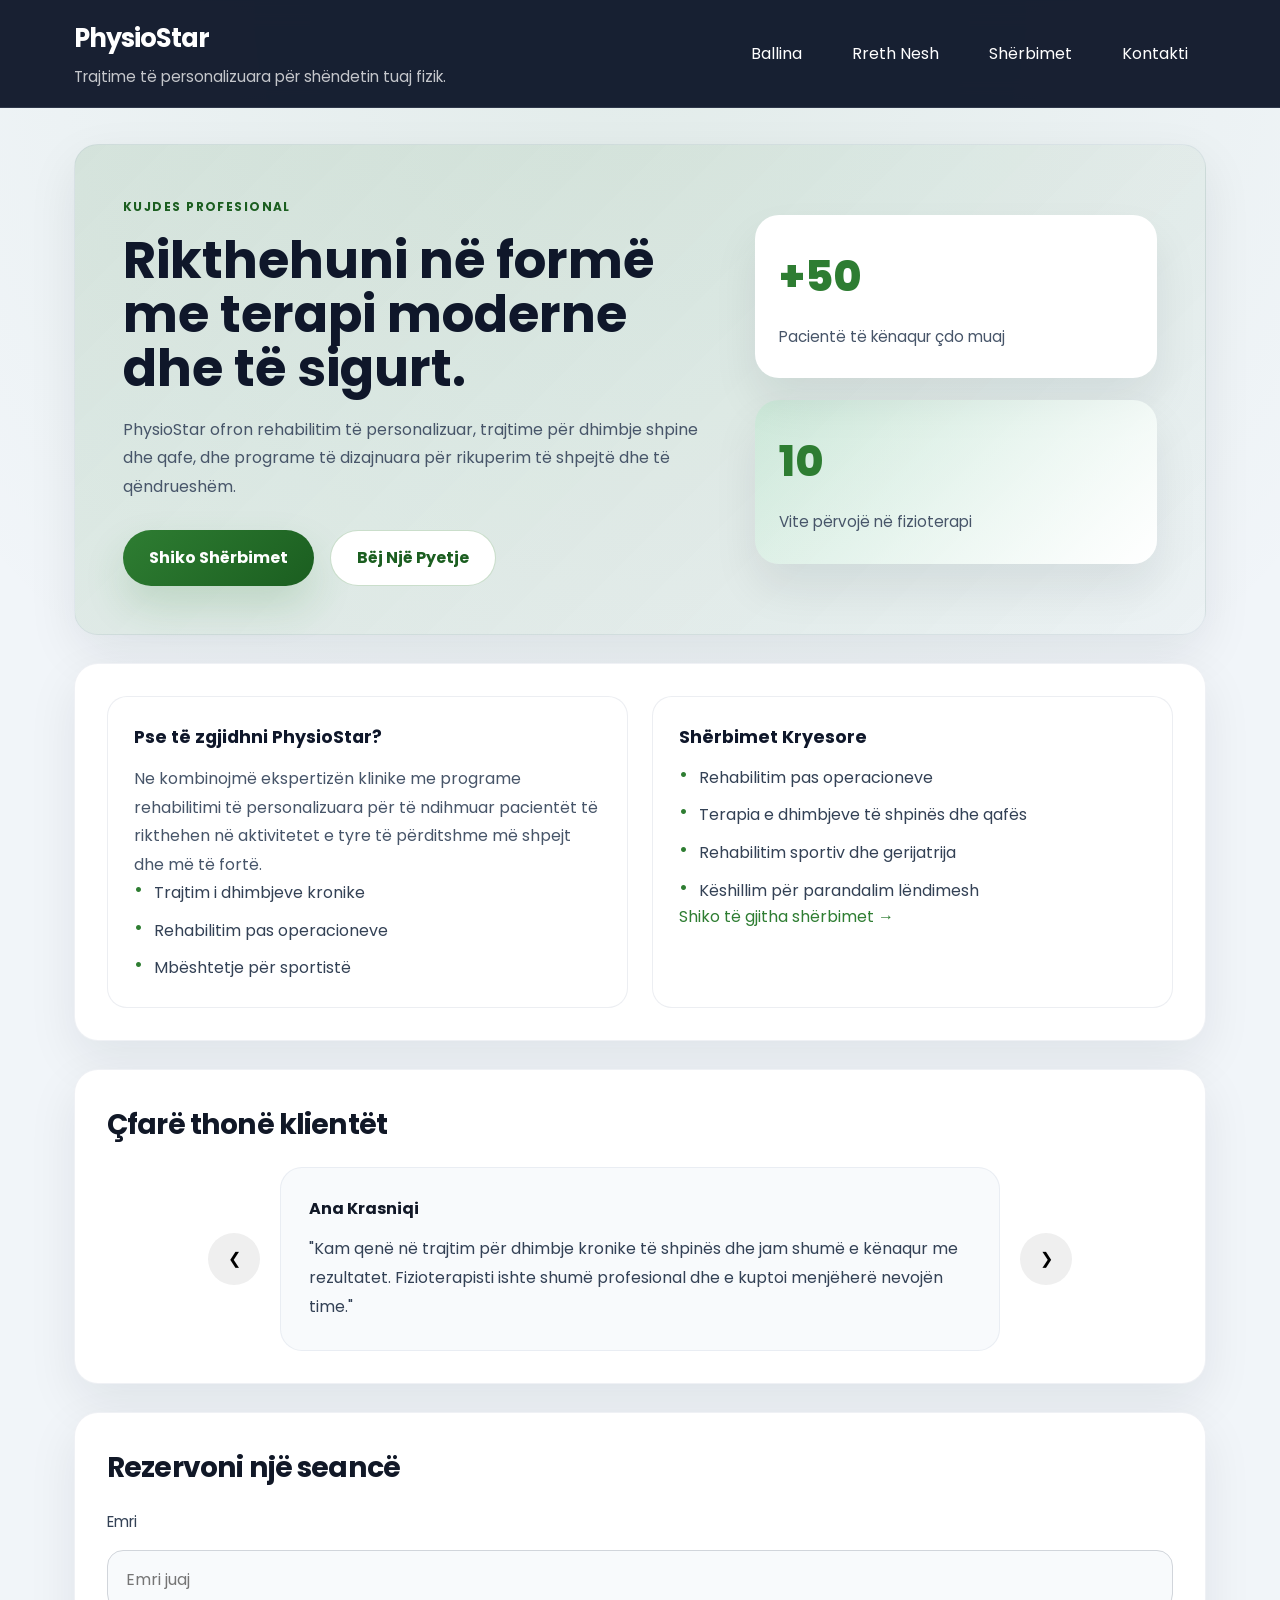
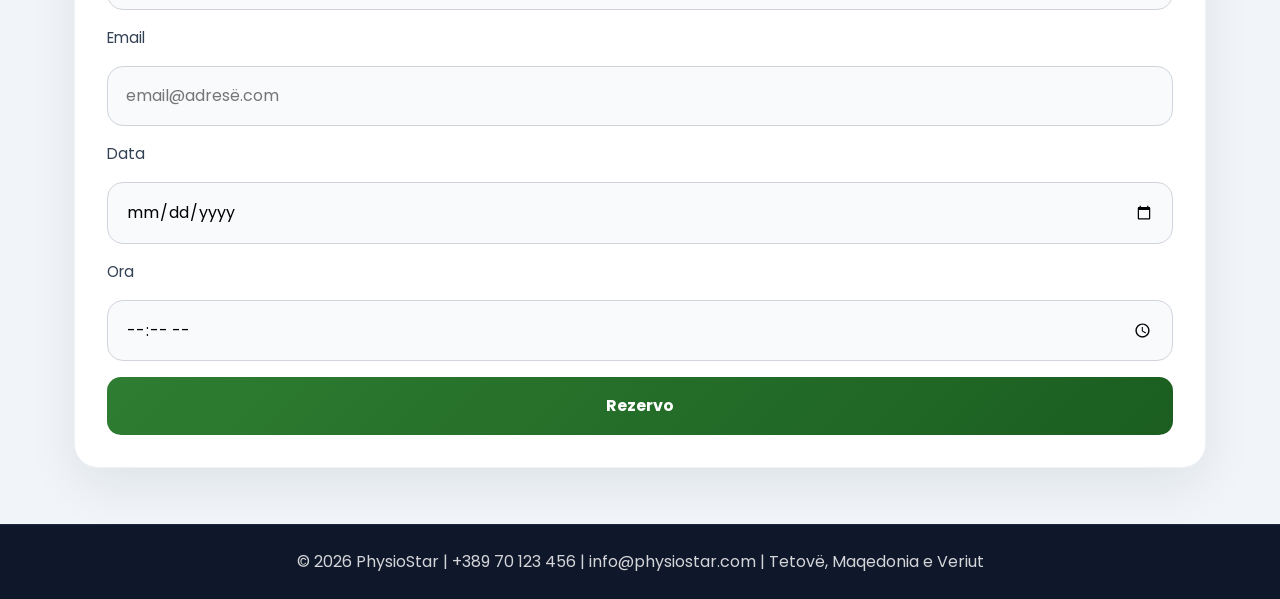
<file: index.html>
<!DOCTYPE html>
<html lang="sq">
<head>
    <meta charset="UTF-8">
    <meta name="viewport" content="width=device-width, initial-scale=1.0">
    <title>PhysioStar | Fizioterapi</title>
    <link href="https://fonts.googleapis.com/css2?family=Poppins:wght@300;400;500;600;700&display=swap" rel="stylesheet">
    <link rel="stylesheet" href="styles.css">
</head>
<body>
    <header>
        <div class="header-inner">
            <div class="brand">
                <h1>PhysioStar</h1>
                <p>Trajtime të personalizuara për shëndetin tuaj fizik.</p>
            </div>
            <button id="burgerBtn" class="burger" aria-label="Open menu" aria-controls="mainNav" aria-expanded="false">
                <span class="burger-box">
                    <span class="burger-inner"></span>
                </span>
            </button>
            <nav id="mainNav">
                <a href="index.html">Ballina</a>
                <a href="About.html">Rreth Nesh</a>
                <a href="Services.html">Shërbimet</a>
                <a href="Contact.html">Kontakti</a>
            </nav>
        </div>
    </header>

    <main>
        <section class="hero">
            <div class="hero-copy">
                <span class="eyebrow">Kujdes Profesional</span>
                <h1>Rikthehuni në formë me terapi moderne dhe të sigurt.</h1>
                <p>PhysioStar ofron rehabilitim të personalizuar, trajtime për dhimbje shpine dhe qafe, dhe programe të dizajnuara për rikuperim të shpejtë dhe të qëndrueshëm.</p>
                <div class="hero-actions">
                    <a href="Services.html" class="btn btn-primary">Shiko Shërbimet</a>
                    <a href="Contact.html" class="btn btn-secondary">Bëj Një Pyetje</a>
                </div>
            </div>
            <div class="hero-visual">
                <div class="hero-card">
                    <span>+50</span>
                    <p>Pacientë të kënaqur çdo muaj</p>
                </div>
                <div class="hero-card hero-card-alt">
                    <span>10</span>
                    <p>Vite përvojë në fizioterapi</p>
                </div>
            </div>
        </section>

        <section class="section-grid">
            <article class="feature-card">
                <h3>Pse të zgjidhni PhysioStar?</h3>
                <p>Ne kombinojmë ekspertizën klinike me programe rehabilitimi të personalizuara për të ndihmuar pacientët të rikthehen në aktivitetet e tyre të përditshme më shpejt dhe më të fortë.</p>
                <ul class="service-list">
                    <li>Trajtim i dhimbjeve kronike</li>
                    <li>Rehabilitim pas operacioneve</li>
                    <li>Mbështetje për sportistë</li>
                </ul>
            </article>
            <article class="feature-card">
                <h3>Shërbimet Kryesore</h3>
                <ul class="service-list">
                    <li>Rehabilitim pas operacioneve</li>
                    <li>Terapia e dhimbjeve të shpinës dhe qafës</li>
                    <li>Rehabilitim sportiv dhe gerijatrija</li>
                    <li>Këshillim për parandalim lëndimesh</li>
                </ul>
                <p><a href="Services.html">Shiko të gjitha shërbimet →</a></p>
            </article>
        </section>

        <section id="testimonials">
            <h2>Çfarë thonë klientët</h2>
            <div class="testimonial-slider">
                <button class="prev" onclick="previousTestimonial()">&#10094;</button>
                <div class="testimonial-container">
                    <div class="testimonial active">
                        <strong>Ana Krasniqi</strong>
                        <p>"Kam qenë në trajtim për dhimbje kronike të shpinës dhe jam shumë e kënaqur me rezultatet. Fizioterapisti ishte shumë profesional dhe e kuptoi menjëherë nevojën time."</p>
                    </div>
                    <div class="testimonial">
                        <strong>Marko Jovanović</strong>
                        <p>"Pas një operacioni të meniskut, fizioterapia ishte thelbësore për rikuperimin tim. Trajtimi ishte i shkëlqyer dhe ekipa shumë e kujdesshme."</p>
                    </div>
                    <div class="testimonial">
                        <strong>Elira Shkodra</strong>
                        <p>"Ishte një eksperiencë fantastike! Dhembjet e muskujve dhe lëndimet u trajtuan me shumë kujdes dhe profesionalizëm."</p>
                    </div>
                </div>
                <button class="next" onclick="nextTestimonial()">&#10095;</button>
            </div>
        </section>

        <section id="appointments">
            <h2>Rezervoni një seancë</h2>
            <form id="appointmentForm">
                <label for="name">Emri</label>
                <input type="text" id="name" name="name" placeholder="Emri juaj" required>
                <label for="email">Email</label>
                <input type="email" id="email" name="email" placeholder="email@adresë.com" required>
                <label for="date">Data</label>
                <input type="date" id="date" name="date" required>
                <label for="time">Ora</label>
                <input type="time" id="time" name="time" required>
                <button id="rezervim" type="submit">Rezervo</button>
            </form>
        </section>
    </main>

    <footer>
        <p>&copy; 2026 PhysioStar | +389 70 123 456 | info@physiostar.com | Tetovë, Maqedonia e Veriut</p>
    </footer>

    <script src="script.js"></script>
</body>
</html>
</file>
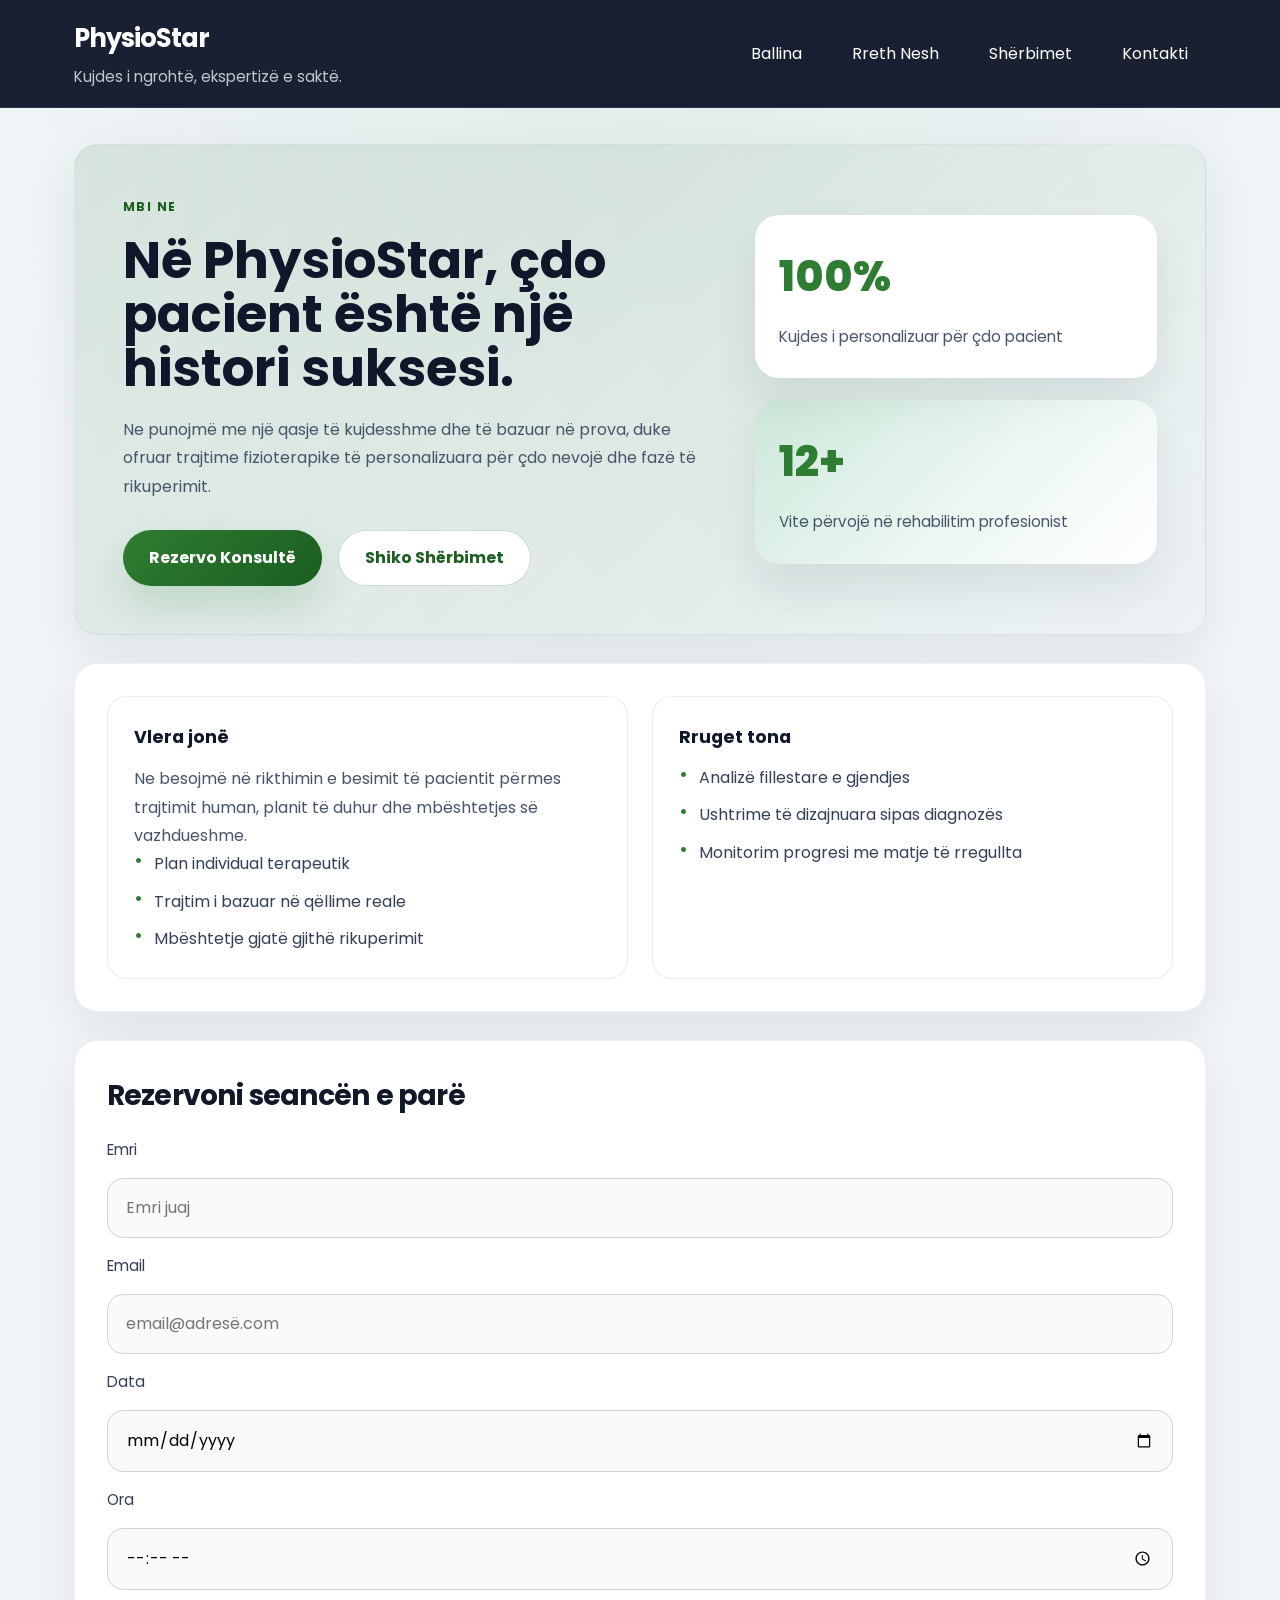
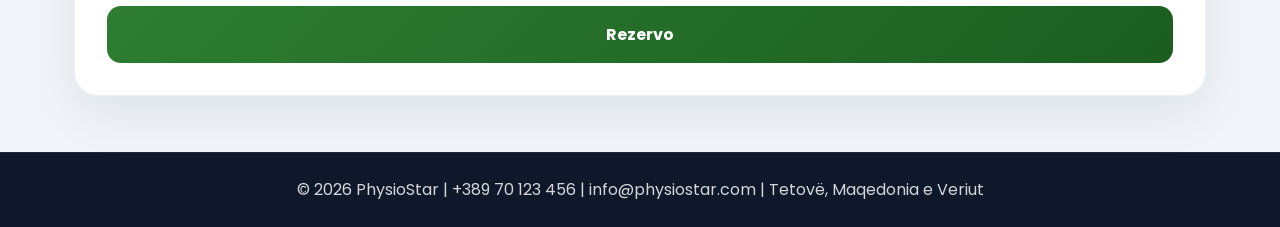
<file: About.html>
﻿<!DOCTYPE html>
<html lang="sq">
<head>
    <meta charset="UTF-8">
    <meta name="viewport" content="width=device-width, initial-scale=1.0">
    <title>Rreth Nesh | PhysioStar</title>
    <link href="https://fonts.googleapis.com/css2?family=Poppins:wght@300;400;500;600;700&display=swap" rel="stylesheet">
    <link rel="stylesheet" href="styles.css">
</head>
<body>
    <header>
        <div class="header-inner">
            <div class="brand">
                <h1>PhysioStar</h1>
                <p>Kujdes i ngrohtë, ekspertizë e saktë.</p>
            </div>
            <button id="burgerBtn" class="burger" aria-label="Open menu" aria-controls="mainNav" aria-expanded="false">
                <span class="burger-box">
                    <span class="burger-inner"></span>
                </span>
            </button>
            <nav id="mainNav">
                <a href="index.html">Ballina</a>
                <a href="About.html">Rreth Nesh</a>
                <a href="Services.html">Shërbimet</a>
                <a href="Contact.html">Kontakti</a>
            </nav>
        </div>
    </header>

    <main>
        <section class="hero">
            <div class="hero-copy">
                <span class="eyebrow">Mbi ne</span>
                <h1>Në PhysioStar, çdo pacient është një histori suksesi.</h1>
                <p>Ne punojmë me një qasje të kujdesshme dhe të bazuar në prova, duke ofruar trajtime fizioterapike të personalizuara për çdo nevojë dhe fazë të rikuperimit.</p>
                <div class="hero-actions">
                    <a href="Contact.html" class="btn btn-primary">Rezervo Konsultë</a>
                    <a href="Services.html" class="btn btn-secondary">Shiko Shërbimet</a>
                </div>
            </div>
            <div class="hero-visual">
                <div class="hero-card">
                    <span>100%</span>
                    <p>Kujdes i personalizuar për çdo pacient</p>
                </div>
                <div class="hero-card hero-card-alt">
                    <span>12+</span>
                    <p>Vite përvojë në rehabilitim profesionist</p>
                </div>
            </div>
        </section>

        <section class="section-grid">
            <article class="feature-card">
                <h3>Vlera jonë</h3>
                <p>Ne besojmë në rikthimin e besimit të pacientit përmes trajtimit human, planit të duhur dhe mbështetjes së vazhdueshme.</p>
                <ul class="service-list">
                    <li>Plan individual terapeutik</li>
                    <li>Trajtim i bazuar në qëllime reale</li>
                    <li>Mbështetje gjatë gjithë rikuperimit</li>
                </ul>
            </article>
            <article class="feature-card">
                <h3>Rruget tona</h3>
                <ul class="service-list">
                    <li>Analizë fillestare e gjendjes</li>
                    <li>Ushtrime të dizajnuara sipas diagnozës</li>
                    <li>Monitorim progresi me matje të rregullta</li>
                </ul>
            </article>
        </section>

        <section id="appointments">
            <h2>Rezervoni seancën e parë</h2>
            <form id="appointmentForm">
                <label for="name">Emri</label>
                <input type="text" id="name" name="name" placeholder="Emri juaj" required>
                <label for="email">Email</label>
                <input type="email" id="email" name="email" placeholder="email@adresë.com" required>
                <label for="date">Data</label>
                <input type="date" id="date" name="date" required>
                <label for="time">Ora</label>
                <input type="time" id="time" name="time" required>
                <button id="rezervim" type="submit">Rezervo</button>
            </form>
        </section>
    </main>

    <footer>
        <p>&copy; 2026 PhysioStar | +389 70 123 456 | info@physiostar.com | Tetovë, Maqedonia e Veriut</p>
    </footer>

    <script src="script.js"></script>
</body>
</html>
</file>
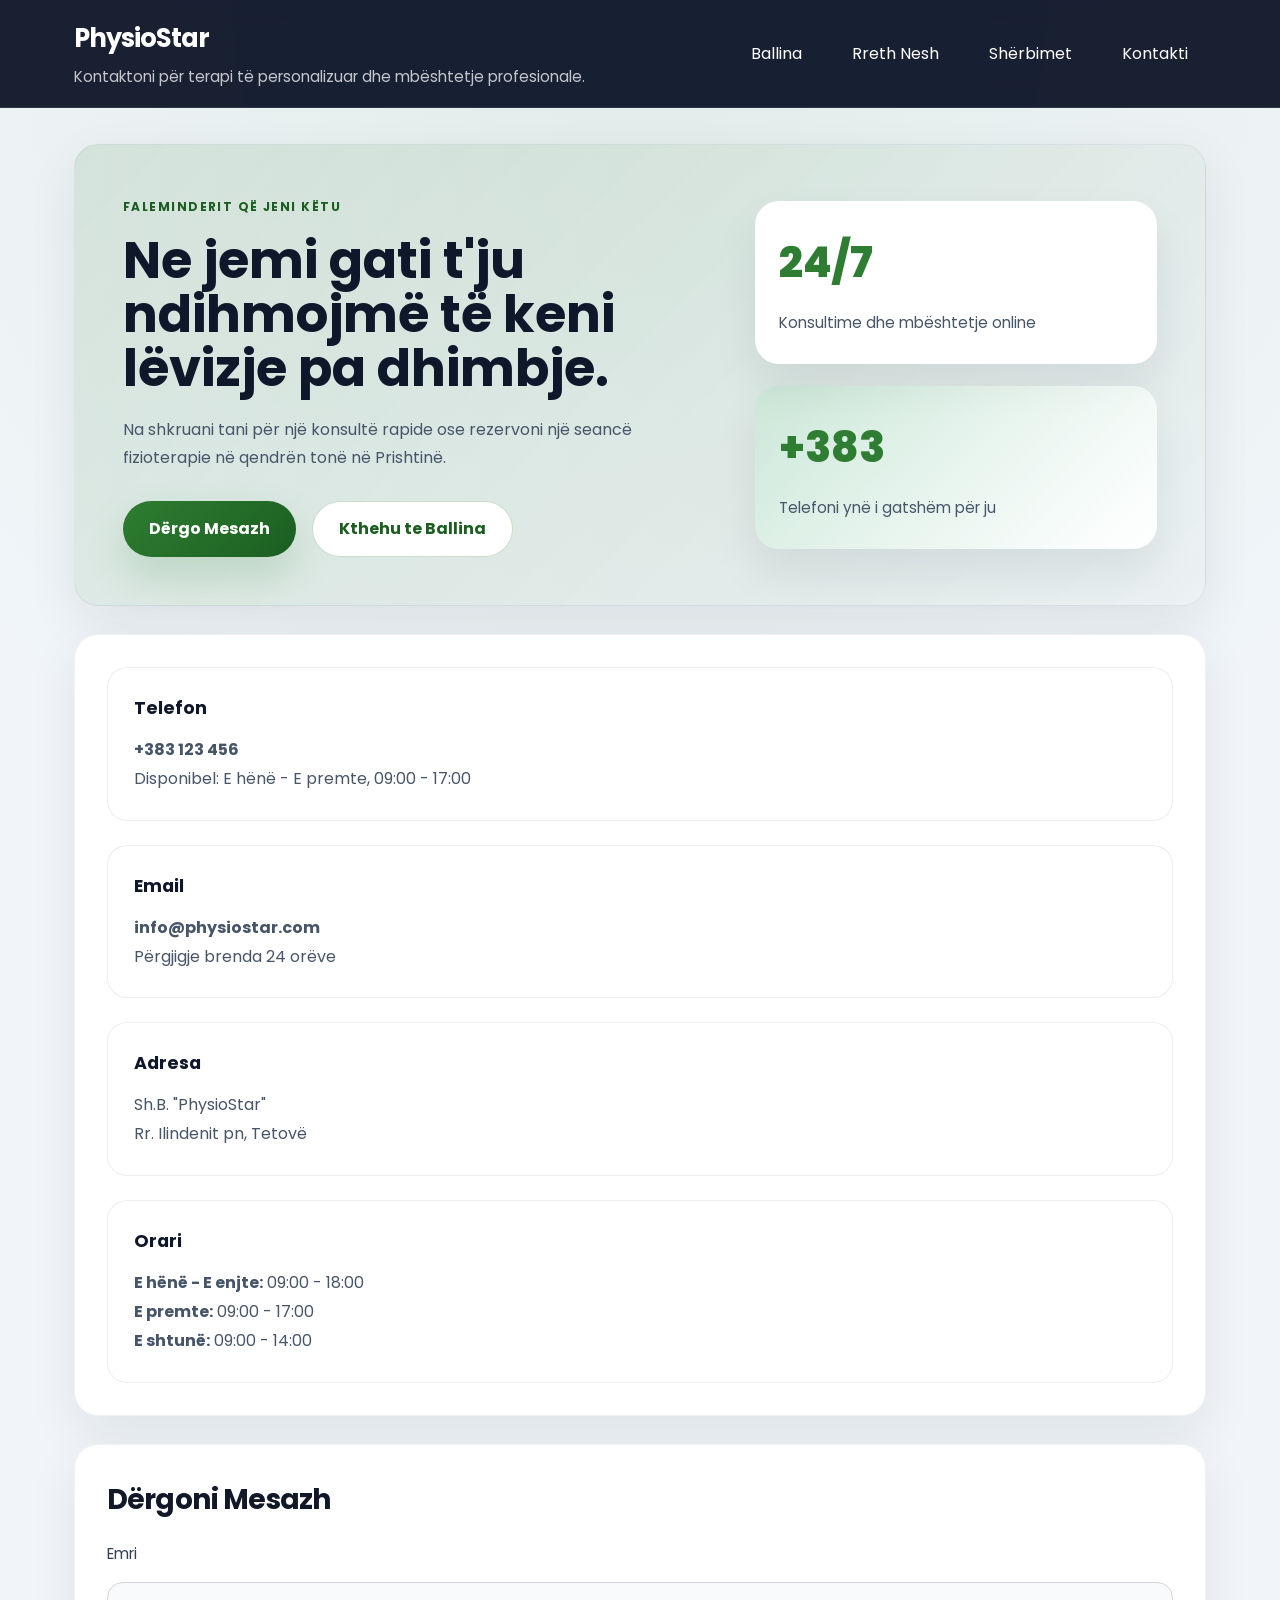
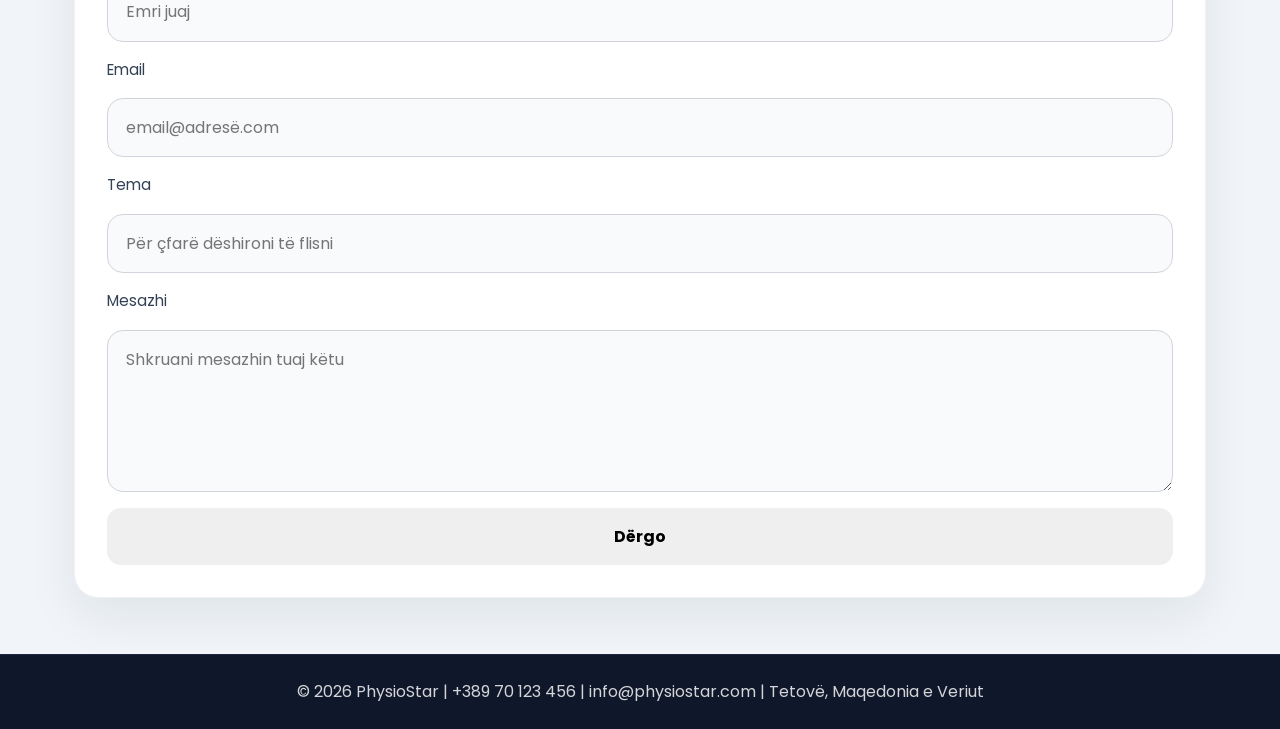
<file: Contact.html>
<!DOCTYPE html>
<html lang="sq">
<head>
    <meta charset="UTF-8">
    <meta name="viewport" content="width=device-width, initial-scale=1.0">
    <title>Kontakti | PhysioStar</title>
    <link href="https://fonts.googleapis.com/css2?family=Poppins:wght@300;400;500;600;700&display=swap" rel="stylesheet">
    <link rel="stylesheet" href="styles.css">
</head>
<body>
    <header>
        <div class="header-inner">
            <div class="brand">
                <h1>PhysioStar</h1>
                <p>Kontaktoni për terapi të personalizuar dhe mbështetje profesionale.</p>
            </div>
            <button id="burgerBtn" class="burger" aria-label="Open menu" aria-controls="mainNav" aria-expanded="false">
                <span class="burger-box">
                    <span class="burger-inner"></span>
                </span>
            </button>
            <nav id="mainNav">
                <a href="index.html">Ballina</a>
                <a href="About.html">Rreth Nesh</a>
                <a href="Services.html">Shërbimet</a>
                <a href="Contact.html">Kontakti</a>
            </nav>
        </div>
    </header>

    <main>
        <section class="hero">
            <div class="hero-copy">
                <span class="eyebrow">Faleminderit që jeni këtu</span>
                <h1>Ne jemi gati t'ju ndihmojmë të keni lëvizje pa dhimbje.</h1>
                <p>Na shkruani tani për një konsultë rapide ose rezervoni një seancë fizioterapie në qendrën tonë në Prishtinë.</p>
                <div class="hero-actions">
                    <a href="#contact-form" class="btn btn-primary">Dërgo Mesazh</a>
                    <a href="index.html" class="btn btn-secondary">Kthehu te Ballina</a>
                </div>
            </div>
            <div class="hero-visual">
                <div class="hero-card">
                    <span>24/7</span>
                    <p>Konsultime dhe mbështetje online</p>
                </div>
                <div class="hero-card hero-card-alt">
                    <span>+383</span>
                    <p>Telefoni ynë i gatshëm për ju</p>
                </div>
            </div>
        </section>

        <section class="contact-grid">
            <div class="contact-item">
                <h3>Telefon</h3>
                <p><strong>+383 123 456</strong></p>
                <p>Disponibel: E hënë - E premte, 09:00 - 17:00</p>
            </div>
            <div class="contact-item">
                <h3>Email</h3>
                <p><strong>info@physiostar.com</strong></p>
                <p>Përgjigje brenda 24 orëve</p>
            </div>
            <div class="contact-item">
                <h3>Adresa</h3>
                <p>Sh.B. "PhysioStar"</p>
                <p>Rr. Ilindenit pn, Tetovë</p>
            </div>
            <div class="contact-item">
                <h3>Orari</h3>
                <p><strong>E hënë - E enjte:</strong> 09:00 - 18:00</p>
                <p><strong>E premte:</strong> 09:00 - 17:00</p>
                <p><strong>E shtunë:</strong> 09:00 - 14:00</p>
            </div>
        </section>

        <section id="contact-form">
            <h2>Dërgoni Mesazh</h2>
            <form id="contactForm">
                <label for="contact-name">Emri</label>
                <input type="text" id="contact-name" name="name" placeholder="Emri juaj" required>
                <label for="contact-email">Email</label>
                <input type="email" id="contact-email" name="email" placeholder="email@adresë.com" required>
                <label for="subject">Tema</label>
                <input type="text" id="subject" name="subject" placeholder="Për çfarë dëshironi të flisni" required>
                <label for="message">Mesazhi</label>
                <textarea id="message" name="message" rows="5" placeholder="Shkruani mesazhin tuaj këtu" required></textarea>
                <button type="submit" class="submit-btn">Dërgo</button>
            </form>
        </section>
    </main>

    <footer>
        <p>&copy; 2026 PhysioStar | +389 70 123 456 | info@physiostar.com | Tetovë, Maqedonia e Veriut</p>
    </footer>

    <script src="script.js"></script>
</body>
</html>
</file>
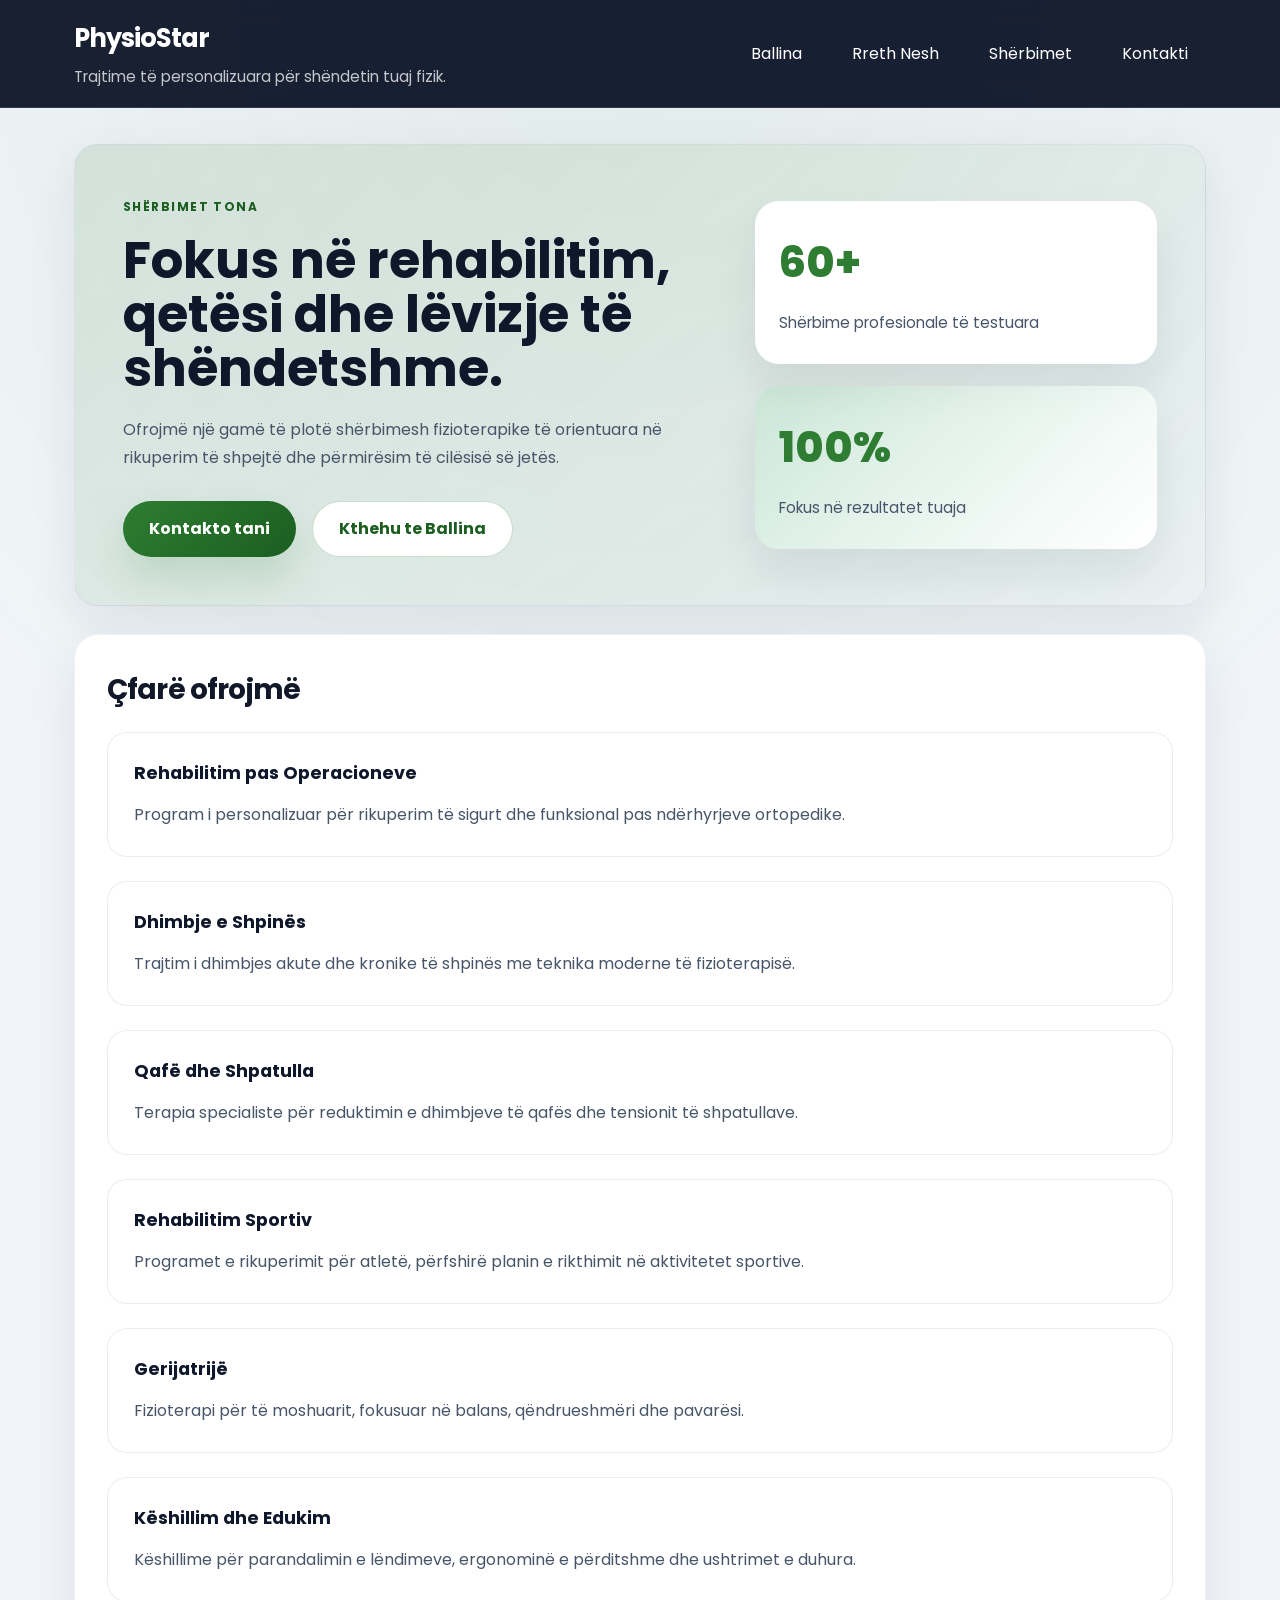
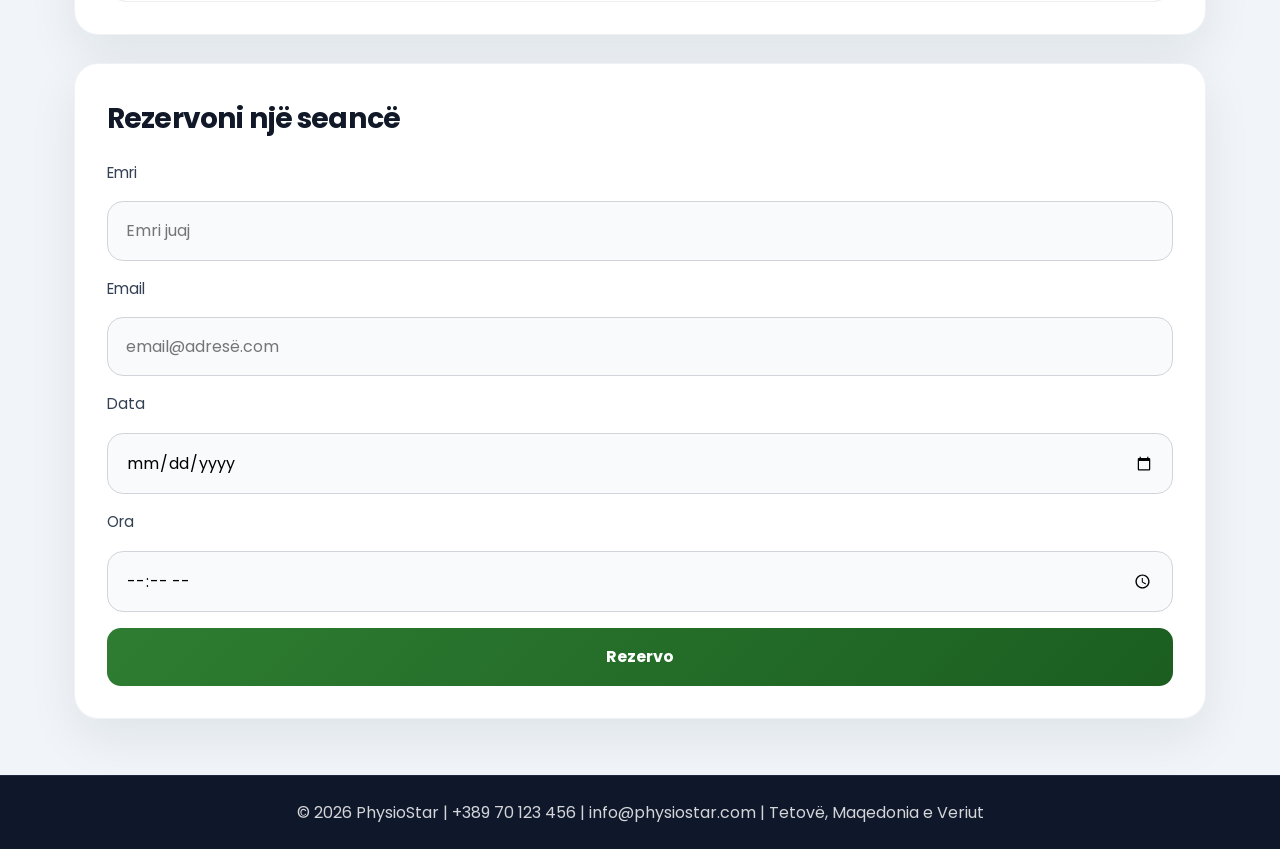
<file: Services.html>
<!DOCTYPE html>
<html lang="sq">
<head>
    <meta charset="UTF-8">
    <meta name="viewport" content="width=device-width, initial-scale=1.0">
    <title>Shërbimet | PhysioStar</title>
    <link href="https://fonts.googleapis.com/css2?family=Poppins:wght@300;400;500;600;700&display=swap" rel="stylesheet">
    <link rel="stylesheet" href="styles.css">
</head>
<body>
    <header>
        <div class="header-inner">
            <div class="brand">
                <h1>PhysioStar</h1>
                <p>Trajtime të personalizuara për shëndetin tuaj fizik.</p>
            </div>
            <button id="burgerBtn" class="burger" aria-label="Open menu" aria-controls="mainNav" aria-expanded="false">
                <span class="burger-box">
                    <span class="burger-inner"></span>
                </span>
            </button>
            <nav id="mainNav">
                <a href="index.html">Ballina</a>
                <a href="About.html">Rreth Nesh</a>
                <a href="Services.html">Shërbimet</a>
                <a href="Contact.html">Kontakti</a>
            </nav>
        </div>
    </header>

    <main>
        <section class="hero">
            <div class="hero-copy">
                <span class="eyebrow">Shërbimet tona</span>
                <h1>Fokus në rehabilitim, qetësi dhe lëvizje të shëndetshme.</h1>
                <p>Ofrojmë një gamë të plotë shërbimesh fizioterapike të orientuara në rikuperim të shpejtë dhe përmirësim të cilësisë së jetës.</p>
                <div class="hero-actions">
                    <a href="Contact.html" class="btn btn-primary">Kontakto tani</a>
                    <a href="index.html" class="btn btn-secondary">Kthehu te Ballina</a>
                </div>
            </div>
            <div class="hero-visual">
                <div class="hero-card">
                    <span>60+</span>
                    <p>Shërbime profesionale të testuara</p>
                </div>
                <div class="hero-card hero-card-alt">
                    <span>100%</span>
                    <p>Fokus në rezultatet tuaja</p>
                </div>
            </div>
        </section>

        <section>
            <h2>Çfarë ofrojmë</h2>
            <div class="features-grid">
                <div class="service-item">
                    <h3>Rehabilitim pas Operacioneve</h3>
                    <p>Program i personalizuar për rikuperim të sigurt dhe funksional pas ndërhyrjeve ortopedike.</p>
                </div>
                <div class="service-item">
                    <h3>Dhimbje e Shpinës</h3>
                    <p>Trajtim i dhimbjes akute dhe kronike të shpinës me teknika moderne të fizioterapisë.</p>
                </div>
                <div class="service-item">
                    <h3>Qafë dhe Shpatulla</h3>
                    <p>Terapia specialiste për reduktimin e dhimbjeve të qafës dhe tensionit të shpatullave.</p>
                </div>
                <div class="service-item">
                    <h3>Rehabilitim Sportiv</h3>
                    <p>Programet e rikuperimit për atletë, përfshirë planin e rikthimit në aktivitetet sportive.</p>
                </div>
                <div class="service-item">
                    <h3>Gerijatrijë</h3>
                    <p>Fizioterapi për të moshuarit, fokusuar në balans, qëndrueshmëri dhe pavarësi.</p>
                </div>
                <div class="service-item">
                    <h3>Këshillim dhe Edukim</h3>
                    <p>Këshillime për parandalimin e lëndimeve, ergonominë e përditshme dhe ushtrimet e duhura.</p>
                </div>
            </div>
        </section>

        <section id="appointments">
            <h2>Rezervoni një seancë</h2>
            <form id="appointmentForm">
                <label for="name">Emri</label>
                <input type="text" id="name" name="name" placeholder="Emri juaj" required>
                <label for="email">Email</label>
                <input type="email" id="email" name="email" placeholder="email@adresë.com" required>
                <label for="date">Data</label>
                <input type="date" id="date" name="date" required>
                <label for="time">Ora</label>
                <input type="time" id="time" name="time" required>
                <button id="rezervim" type="submit">Rezervo</button>
            </form>
        </section>
    </main>

    <footer>
        <p>&copy; 2026 PhysioStar | +389 70 123 456 | info@physiostar.com | Tetovë, Maqedonia e Veriut</p>
    </footer>

    <script src="script.js"></script>
</body>
</html>
</file>
<file: styles.css>
﻿:root {
    color-scheme: light;
    font-family: 'Poppins', -apple-system, BlinkMacSystemFont, 'Segoe UI', sans-serif;
    font-size: 16px;
    line-height: 1.6;
    color: #1f2937;
    background: #f1f5f9;
    --primary: #2e7d32;
    --primary-dark: #1b5e20;
    --surface: #ffffff;
    --surface-soft: #f8fafc;
    --border: #d1d5db;
    --muted: #6b7280;
}

*, *::before, *::after {
    box-sizing: border-box;
}

html {
    scroll-behavior: smooth;
}

body {
    margin: 0;
    min-height: 100vh;
    background: radial-gradient(circle at top, rgba(46, 125, 50, 0.08), transparent 38%), #f1f5f9;
    color: var(--muted);
}

img,
svg {
    max-width: 100%;
    display: block;
}

a {
    color: var(--primary);
    text-decoration: none;
}

a:hover {
    color: var(--primary-dark);
}

button,
input,
textarea,
select {
    font: inherit;
}

button {
    cursor: pointer;
}

header {
    position: sticky;
    top: 0;
    z-index: 100;
    background: rgba(15, 23, 42, 0.96);
    color: white;
    backdrop-filter: blur(12px);
    border-bottom: 1px solid rgba(148, 163, 184, 0.18);
}

.header-inner {
    max-width: 1180px;
    margin: 0 auto;
    padding: 18px 24px;
    display: flex;
    align-items: center;
    justify-content: space-between;
    gap: 18px;
}

.header-inner { position: relative; }

.brand {
    display: flex;
    flex-direction: column;
    gap: 6px;
}

.brand h1 {
    margin: 0;
    font-size: clamp(1.5rem, 2vw, 2.2rem);
    letter-spacing: -0.04em;
}

.brand p {
    margin: 0;
    font-size: 0.95rem;
    color: rgba(255, 255, 255, 0.75);
}

nav {
    display: flex;
    gap: 14px;
    flex-wrap: wrap;
}
nav { z-index: 110; }

nav a {
    padding: 10px 18px;
    border-radius: 999px;
    transition: transform 0.25s ease, background-color 0.25s ease;
    color: white;
}

nav a:hover,
nav a:focus-visible {
    background: rgba(255, 255, 255, 0.12);
    transform: translateY(-1px);
}

/* Burger button + mobile nav */
.burger {
    display: none;
    background: transparent;
    border: none;
    width: 44px;
    height: 44px;
    padding: 8px;
    align-items: center;
    justify-content: center;
    cursor: pointer;
    color: white;
    z-index: 120;
}
.burger-box {
    display: inline-block;
    width: 28px;
    height: 18px;
    position: relative;
}
.burger-inner,
.burger-inner::before,
.burger-inner::after {
    display: block;
    background: white;
    height: 2px;
    border-radius: 2px;
    position: absolute;
    left: 0;
    right: 0;
    transition: transform 0.25s ease, top 0.25s ease, opacity 0.2s ease;
}
.burger-inner { top: 50%; transform: translateY(-50%); width: 100%; }
.burger-inner::before { content: '' ; top: 50%; transform: translateY(-7px); }
.burger-inner::after { content: '' ; top: 50%; transform: translateY(7px); }

.burger[aria-expanded="true"] .burger-inner { transform: rotate(45deg); }
.burger[aria-expanded="true"] .burger-inner::before { transform: rotate(90deg) translateY(0); opacity: 0; }
.burger[aria-expanded="true"] .burger-inner::after { transform: rotate(90deg); }

@media (max-width: 768px) {
    .burger { display: flex; }
    nav { display: none; position: absolute; top: calc(100% + 8px); right: 16px; left: 16px; background: rgba(15, 23, 42, 0.98); border-radius: 12px; padding: 12px; flex-direction: column; gap: 8px; box-shadow: 0 12px 36px rgba(2,6,23,0.6); }
    nav a { display: block; padding: 12px 14px; border-radius: 8px; }
    nav.open { display: flex; animation: slideDown 180ms ease; }
}

@keyframes slideDown {
    from { transform: translateY(-6px); opacity: 0; }
    to { transform: translateY(0); opacity: 1; }
}

main {
    max-width: 1180px;
    margin: 0 auto;
    padding: 36px 24px 56px;
    display: grid;
    gap: 28px;
}

section {
    background: var(--surface);
    border: 1px solid rgba(148, 163, 184, 0.15);
    border-radius: 24px;
    box-shadow: 0 18px 50px rgba(15, 23, 42, 0.08);
    padding: 32px;
}

section h2 {
    margin: 0 0 20px;
    color: #111827;
    font-size: clamp(1.55rem, 2.2vw, 2rem);
    letter-spacing: -0.03em;
}

section p {
    margin: 0 0 18px;
    color: #475569;
    line-height: 1.8;
}

.hero {
    display: grid;
    grid-template-columns: 1.2fr 0.8fr;
    gap: 28px;
    align-items: center;
    min-height: 420px;
    padding: 48px;
    background: linear-gradient(135deg, rgba(46, 125, 50, 0.12), rgba(46, 125, 50, 0.02));
}

.hero-copy {
    max-width: 620px;
}

.hero .eyebrow {
    margin-bottom: 18px;
    display: inline-flex;
    color: var(--primary-dark);
    font-weight: 700;
    letter-spacing: 0.12em;
    text-transform: uppercase;
    font-size: 0.75rem;
}

.hero h1 {
    margin: 0 0 20px;
    font-size: clamp(2.8rem, 4vw, 4.5rem);
    line-height: 1.05;
    color: #0f172a;
}

.hero-copy p {
    margin-bottom: 28px;
    max-width: 590px;
}

.hero-actions {
    display: flex;
    flex-wrap: wrap;
    gap: 16px;
}

.btn {
    display: inline-flex;
    align-items: center;
    justify-content: center;
    border-radius: 999px;
    padding: 14px 26px;
    font-weight: 700;
    transition: transform 0.25s ease, box-shadow 0.25s ease;
}

.btn-primary {
    background: linear-gradient(135deg, var(--primary), var(--primary-dark));
    color: white;
    box-shadow: 0 20px 40px rgba(46, 125, 50, 0.18);
}

.btn-secondary {
    border: 1px solid rgba(46, 125, 50, 0.25);
    color: var(--primary-dark);
    background: white;
}

.btn:hover {
    transform: translateY(-2px);
}

.hero-visual {
    display: grid;
    gap: 22px;
}

.hero-card {
    background: white;
    border-radius: 24px;
    padding: 28px 24px;
    box-shadow: 0 24px 45px rgba(15, 23, 42, 0.08);
    display: grid;
    gap: 12px;
}

.hero-card span {
    font-size: 2.65rem;
    font-weight: 800;
    color: var(--primary);
}

.hero-card p {
    margin: 0;
    color: #475569;
    font-size: 0.95rem;
}

.hero-card-alt {
    background: linear-gradient(135deg, rgba(74, 222, 128, 0.12), #ffffff);
}

.section-grid,
.about-grid,
.features-grid,
.contact-grid {
    display: grid;
    gap: 24px;
}

.section-grid {
    grid-template-columns: repeat(2, minmax(0, 1fr));
}

.service-list,
.contact-list {
    list-style: none;
    margin: 0;
    padding: 0;
    display: grid;
    gap: 12px;
}

.service-list li,
.contact-list li {
    padding-left: 20px;
    position: relative;
    color: #334155;
}

.service-list li::before,
.contact-list li::before {
    content: '•';
    position: absolute;
    left: 0;
    color: var(--primary);
    font-size: 1.3rem;
    line-height: 1;
}

.service-item,
.contact-item,
.feature-card {
    border: 1px solid rgba(148, 163, 184, 0.18);
    border-radius: 20px;
    padding: 26px;
    background: #ffffff;
}

.feature-card h3,
.service-item h3,
.contact-item h3 {
    margin: 0 0 14px;
    font-size: 1.1rem;
    color: #0f172a;
}

.service-item p,
.feature-card p,
.contact-item p {
    margin: 0;
    color: #475569;
}

#appointments {
    padding: 32px;
}

form {
    display: grid;
    gap: 16px;
}

label {
    font-size: 0.95rem;
    color: #334155;
}

input,
textarea {
    width: 100%;
    padding: 16px 18px;
    border: 1px solid var(--border);
    border-radius: 16px;
    background: #f8fafc;
    transition: border-color 0.2s ease, box-shadow 0.2s ease;
}

input:focus,
textarea:focus {
    border-color: var(--primary);
    box-shadow: 0 0 0 6px rgba(46, 125, 50, 0.08);
    outline: none;
    background: white;
}

#rezervim,
.submit-btn {
    padding: 16px 24px;
    border-radius: 14px;
    font-weight: 700;
    border: none;
}

#rezervim {
    background: linear-gradient(135deg, var(--primary), var(--primary-dark));
    color: white;
}

#rezervim:hover,
.submit-btn:hover {
    opacity: 0.95;
}

.testimonial-slider {
    display: flex;
    gap: 20px;
    justify-content: center;
    align-items: center;
    position: relative;
}

.testimonial-container {
    flex: 1;
    max-width: 720px;
}

.testimonial {
    display: none;
    padding: 28px;
    border-radius: 22px;
    background: #f8fafc;
    border: 1px solid rgba(148, 163, 184, 0.15);
}

.testimonial.active {
    display: block;
}

.testimonial p {
    margin: 0;
    color: #334155;
}

.testimonial strong {
    display: block;
    margin-bottom: 14px;
    color: #111827;
}

button.prev,
button.next {
    min-width: 52px;
    min-height: 52px;
    border-radius: 50%;
    display: grid;
    place-items: center;
    border: none;
}

footer {
    padding: 24px 20px;
    background: #0f172a;
    color: rgba(255, 255, 255, 0.82);
    text-align: center;
    border-top: 1px solid rgba(148, 163, 184, 0.12);
}

footer p {
    margin: 0;
}

@media (max-width: 1024px) {
    .hero {
        grid-template-columns: 1fr;
    }

    .section-grid {
        grid-template-columns: 1fr;
    }
}

@media (max-width: 768px) {
    .header-inner {
        flex-direction: column;
        align-items: flex-start;
    }

    section {
        padding: 26px;
    }

    main {
        padding: 28px 18px 46px;
    }

    .hero h1 {
        font-size: clamp(2.3rem, 6vw, 3.2rem);
    }

    .hero-actions {
        flex-direction: column;
        align-items: stretch;
    }
}

@media (max-width: 540px) {
    nav {
        width: 100%;
        justify-content: space-between;
        flex-wrap: wrap;
    }

    nav a {
        flex: 1 1 calc(50% - 12px);
        text-align: center;
        padding: 12px 14px;
    }

    .hero {
        padding: 32px;
    }

    .hero-visual {
        grid-template-columns: 1fr;
    }

    .hero-card {
        padding: 22px;
    }

    .service-list li,
    .contact-list li {
        font-size: 0.95rem;
    }
}
</file>
